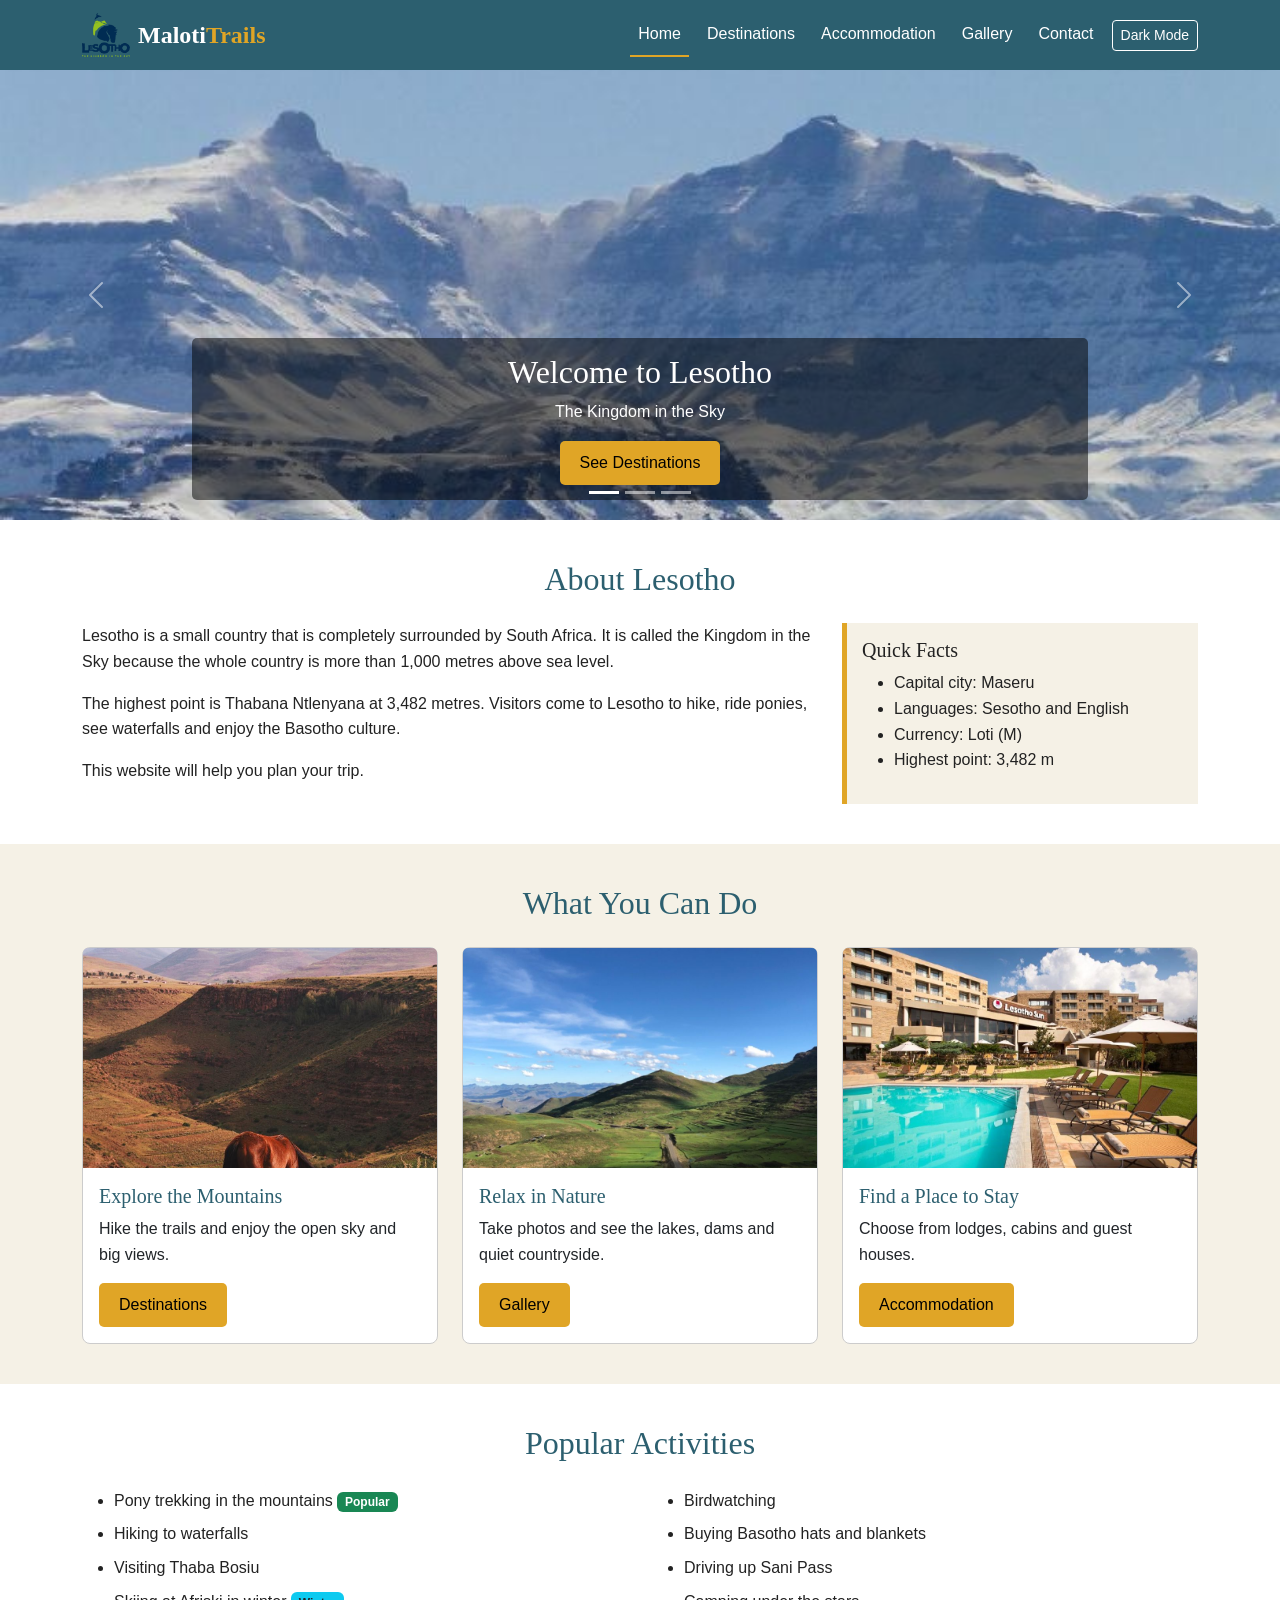
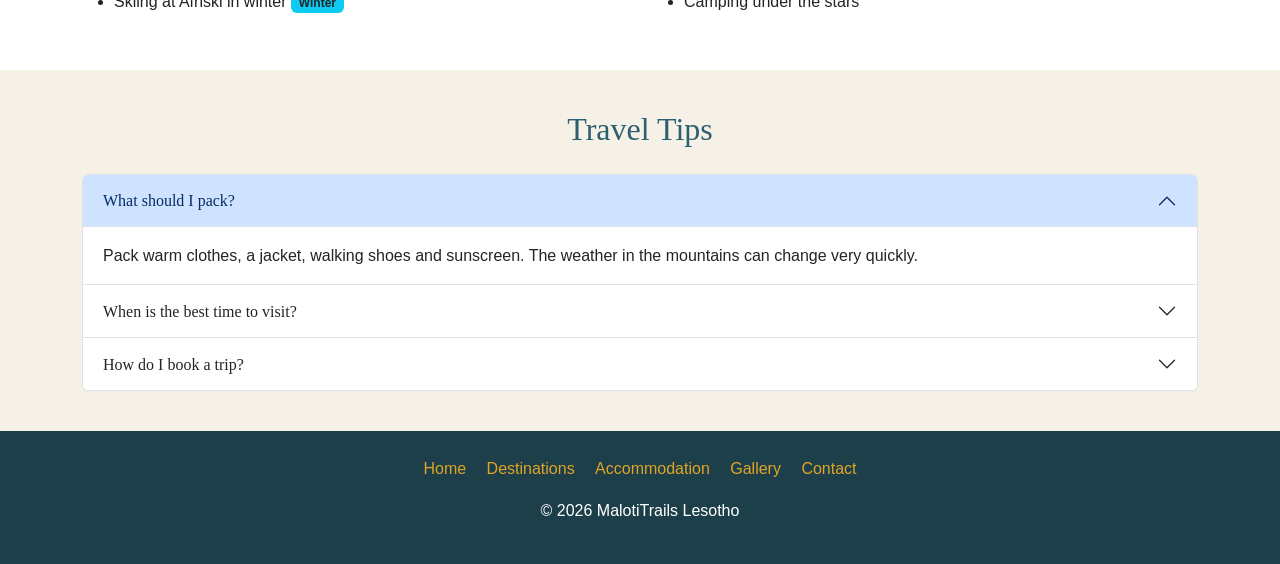
<file: index.html>
<!DOCTYPE html>
<html lang="en">
<head>
  <meta charset="UTF-8">
  <meta name="viewport" content="width=device-width, initial-scale=1.0">
  <meta name="description" content="Lesotho tourism website - destinations, accommodation, gallery and booking.">
  <title>Home | MalotiTrails Lesotho</title>
  <link rel="stylesheet" href="https://cdn.jsdelivr.net/npm/bootstrap@5.3.3/dist/css/bootstrap.min.css">
  <link rel="stylesheet" href="style.css">
</head>
<body>
  <header>
    <nav class="navbar navbar-expand-lg navbar-dark">
      <div class="container">
        <a class="navbar-brand" href="index.html"><img src="logo.png" alt="MalotiTrails logo" class="brand-logo">Maloti<span>Trails</span></a>
        <button class="navbar-toggler" type="button" data-bs-toggle="collapse" data-bs-target="#menu" aria-controls="menu" aria-expanded="false" aria-label="Toggle navigation">
          <span class="navbar-toggler-icon"></span>
        </button>
        <div class="collapse navbar-collapse" id="menu">
          <ul class="navbar-nav ms-auto">
          <li class="nav-item"><a class="nav-link active" href="index.html">Home</a></li>
          <li class="nav-item"><a class="nav-link" href="destinations.html">Destinations</a></li>
          <li class="nav-item"><a class="nav-link" href="accommodation.html">Accommodation</a></li>
          <li class="nav-item"><a class="nav-link" href="gallery.html">Gallery</a></li>
          <li class="nav-item"><a class="nav-link" href="contact.html">Contact</a></li>
          </ul>
          <button class="btn btn-sm mt-2 mt-lg-0" id="darkBtn" type="button">Dark Mode</button>
        </div>
      </div>
    </nav>
  </header>

  <main>
    <!-- carousel -->
    <section class="p-0">
      <div id="homeSlider" class="carousel slide" data-bs-ride="carousel">
        <div class="carousel-indicators">
          <button type="button" data-bs-target="#homeSlider" data-bs-slide-to="0" class="active" aria-label="Slide 1"></button>
          <button type="button" data-bs-target="#homeSlider" data-bs-slide-to="1" aria-label="Slide 2"></button>
          <button type="button" data-bs-target="#homeSlider" data-bs-slide-to="2" aria-label="Slide 3"></button>
        </div>
        <div class="carousel-inner">
          <div class="carousel-item active">
            <img src="mokhotlong.jpg" class="d-block w-100" alt="Mountains near Mokhotlong in Lesotho">
            <div class="carousel-caption">
              <h2>Welcome to Lesotho</h2>
              <p>The Kingdom in the Sky</p>
              <a href="destinations.html" class="btn btn-gold">See Destinations</a>
            </div>
          </div>
          <div class="carousel-item">
            <img src="background.jpg" class="d-block w-100" alt="Green hills and valley in Lesotho">
            <div class="carousel-caption">
              <h2>Beautiful Nature</h2>
              <p>Mountains, rivers and waterfalls</p>
            </div>
          </div>
          <div class="carousel-item">
            <img src="hero.jpg" class="d-block w-100" alt="Landscape view in Lesotho">
            <div class="carousel-caption">
              <h2>Warm Basotho Culture</h2>
              <p>Meet friendly people and learn our history</p>
            </div>
          </div>
        </div>
        <button class="carousel-control-prev" type="button" data-bs-target="#homeSlider" data-bs-slide="prev">
          <span class="carousel-control-prev-icon"></span>
          <span class="visually-hidden">Previous</span>
        </button>
        <button class="carousel-control-next" type="button" data-bs-target="#homeSlider" data-bs-slide="next">
          <span class="carousel-control-next-icon"></span>
          <span class="visually-hidden">Next</span>
        </button>
      </div>
    </section>

    <!-- about lesotho -->
    <section class="container">
      <h2 class="section-title">About Lesotho</h2>
      <div class="row">
        <article class="col-12 col-md-8">
          <p>Lesotho is a small country that is completely surrounded by South Africa. It is called the Kingdom in the Sky because the whole country is more than 1,000 metres above sea level.</p>
          <p>The highest point is Thabana Ntlenyana at 3,482 metres. Visitors come to Lesotho to hike, ride ponies, see waterfalls and enjoy the Basotho culture.</p>
          <p>This website will help you plan your trip.</p>
        </article>
        <aside class="col-12 col-md-4">
          <div class="tip-box mt-0">
            <h3 class="h5">Quick Facts</h3>
            <ul>
              <li>Capital city: Maseru</li>
              <li>Languages: Sesotho and English</li>
              <li>Currency: Loti (M)</li>
              <li>Highest point: 3,482 m</li>
            </ul>
          </div>
        </aside>
      </div>
    </section>

    <!-- 3 cards -->
    <section class="light-bg">
      <div class="container">
        <h2 class="section-title">What You Can Do</h2>
        <div class="row g-4">
          <div class="col-12 col-md-6 col-lg-4">
            <article class="card">
              <img src="outdoor.jpg" class="card-img-top" alt="High mountains in Lesotho">
              <div class="card-body">
                <h3 class="card-title h5">Explore the Mountains</h3>
                <p class="card-text">Hike the trails and enjoy the open sky and big views.</p>
                <a href="destinations.html" class="btn btn-gold">Destinations</a>
              </div>
            </article>
          </div>
          <div class="col-12 col-md-6 col-lg-4">
            <article class="card">
              <img src="peace.jpg" class="card-img-top" alt="Lake with green hills">
              <div class="card-body">
                <h3 class="card-title h5">Relax in Nature</h3>
                <p class="card-text">Take photos and see the lakes, dams and quiet countryside.</p>
                <a href="gallery.html" class="btn btn-gold">Gallery</a>
              </div>
            </article>
          </div>
          <div class="col-12 col-md-6 col-lg-4">
            <article class="card">
              <img src="avani.jpg" class="card-img-top" alt="Lodge in Lesotho">
              <div class="card-body">
                <h3 class="card-title h5">Find a Place to Stay</h3>
                <p class="card-text">Choose from lodges, cabins and guest houses.</p>
                <a href="accommodation.html" class="btn btn-gold">Accommodation</a>
              </div>
            </article>
          </div>
        </div>
      </div>
    </section>

    <!-- activities -->
    <section class="container">
      <h2 class="section-title">Popular Activities</h2>
      <div class="row">
        <div class="col-12 col-md-6">
          <ul class="activity-list">
            <li>Pony trekking in the mountains <span class="badge bg-success">Popular</span></li>
            <li>Hiking to waterfalls</li>
            <li>Visiting Thaba Bosiu</li>
            <li>Skiing at Afriski in winter <span class="badge bg-info text-dark">Winter</span></li>
          </ul>
        </div>
        <div class="col-12 col-md-6">
          <ul class="activity-list">
            <li>Birdwatching</li>
            <li>Buying Basotho hats and blankets</li>
            <li>Driving up Sani Pass</li>
            <li>Camping under the stars</li>
          </ul>
        </div>
      </div>
    </section>

    <!-- accordion -->
    <section class="light-bg">
      <div class="container">
        <h2 class="section-title">Travel Tips</h2>
        <div class="accordion" id="tipsAccordion">
          <div class="accordion-item">
            <h3 class="accordion-header">
              <button class="accordion-button" type="button" data-bs-toggle="collapse" data-bs-target="#tip1">What should I pack?</button>
            </h3>
            <div id="tip1" class="accordion-collapse collapse show" data-bs-parent="#tipsAccordion">
              <div class="accordion-body">Pack warm clothes, a jacket, walking shoes and sunscreen. The weather in the mountains can change very quickly.</div>
            </div>
          </div>
          <div class="accordion-item">
            <h3 class="accordion-header">
              <button class="accordion-button collapsed" type="button" data-bs-toggle="collapse" data-bs-target="#tip2">When is the best time to visit?</button>
            </h3>
            <div id="tip2" class="accordion-collapse collapse" data-bs-parent="#tipsAccordion">
              <div class="accordion-body">Summer (October to March) is warm and green. Winter (June to August) is cold and it can snow in the mountains.</div>
            </div>
          </div>
          <div class="accordion-item">
            <h3 class="accordion-header">
              <button class="accordion-button collapsed" type="button" data-bs-toggle="collapse" data-bs-target="#tip3">How do I book a trip?</button>
            </h3>
            <div id="tip3" class="accordion-collapse collapse" data-bs-parent="#tipsAccordion">
              <div class="accordion-body">Go to the <a href="contact.html">Contact page</a> and fill in the booking form. Note: this is a student project so no real bookings are made.</div>
            </div>
          </div>
        </div>
      </div>
    </section>
  </main>
  <footer>
    <div class="container">
      <p>
        <a href="index.html">Home</a>
        <a href="destinations.html">Destinations</a>
        <a href="accommodation.html">Accommodation</a>
        <a href="gallery.html">Gallery</a>
        <a href="contact.html">Contact</a>
      </p>
      <p>&copy; 2026 MalotiTrails Lesotho </p>
    </div>
  </footer>

  <script src="https://cdn.jsdelivr.net/npm/bootstrap@5.3.3/dist/js/bootstrap.bundle.min.js"></script>
  <script src="script.js"></script>
</body>
</html>
</file>
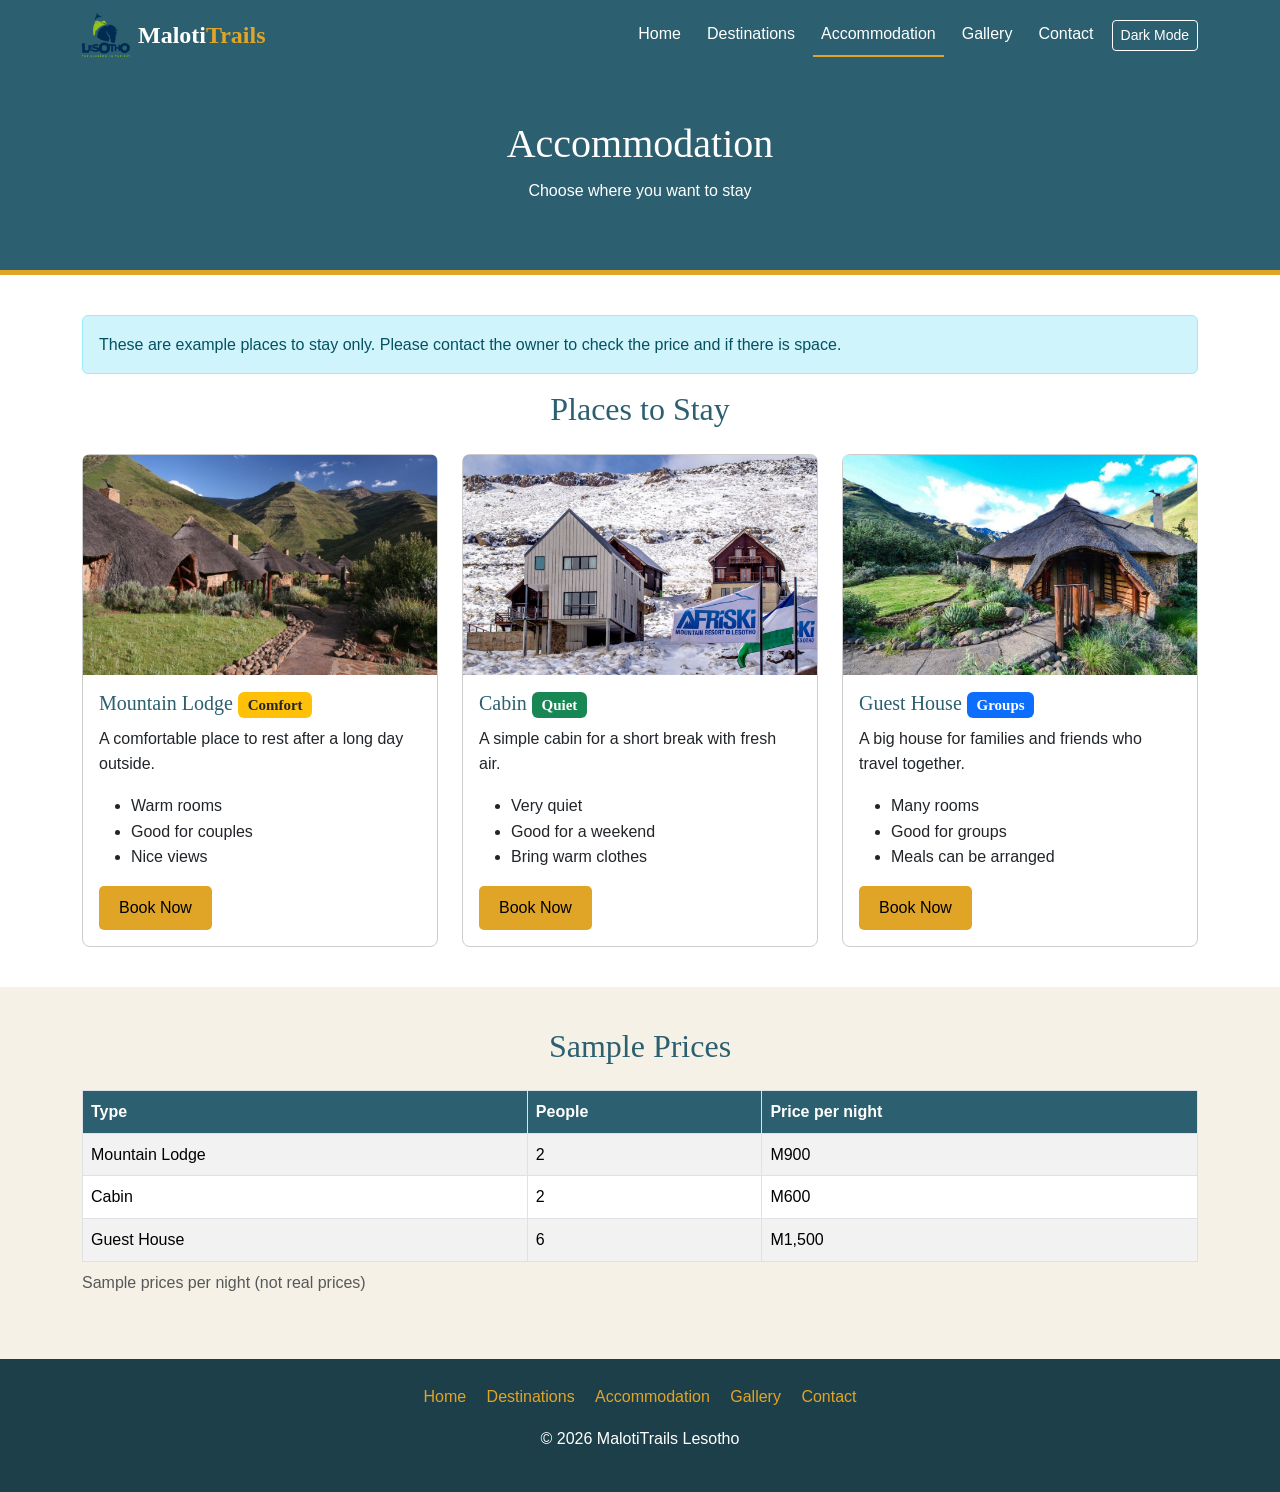
<file: accommodation.html>
<!DOCTYPE html>
<html lang="en">
<head>
  <meta charset="UTF-8">
  <meta name="viewport" content="width=device-width, initial-scale=1.0">
  <meta name="description" content="Lesotho tourism website - destinations, accommodation, gallery and booking.">
  <title>Accommodation | MalotiTrails Lesotho</title>
  <link rel="stylesheet" href="https://cdn.jsdelivr.net/npm/bootstrap@5.3.3/dist/css/bootstrap.min.css">
  <link rel="stylesheet" href="style.css">
</head>
<body>
  <header>
    <nav class="navbar navbar-expand-lg navbar-dark">
      <div class="container">
        <a class="navbar-brand" href="index.html"><img src="logo.png" alt="MalotiTrails logo" class="brand-logo">Maloti<span>Trails</span></a>
        <button class="navbar-toggler" type="button" data-bs-toggle="collapse" data-bs-target="#menu" aria-controls="menu" aria-expanded="false" aria-label="Toggle navigation">
          <span class="navbar-toggler-icon"></span>
        </button>
        <div class="collapse navbar-collapse" id="menu">
          <ul class="navbar-nav ms-auto">
          <li class="nav-item"><a class="nav-link" href="index.html">Home</a></li>
          <li class="nav-item"><a class="nav-link" href="destinations.html">Destinations</a></li>
          <li class="nav-item"><a class="nav-link active" href="accommodation.html">Accommodation</a></li>
          <li class="nav-item"><a class="nav-link" href="gallery.html">Gallery</a></li>
          <li class="nav-item"><a class="nav-link" href="contact.html">Contact</a></li>
          </ul>
          <button class="btn btn-sm mt-2 mt-lg-0" id="darkBtn" type="button">Dark Mode</button>
        </div>
      </div>
    </nav>
  </header>

  <main>
    <section class="banner">
      <h1>Accommodation</h1>
      <p>Choose where you want to stay</p>
    </section>

    <section class="container">
      <div class="alert alert-info" role="alert">
        These are example places to stay only. Please contact the owner to check the price and if there is space.
      </div>

      <h2 class="section-title">Places to Stay</h2>
      <div class="row g-4">
        <div class="col-12 col-md-6 col-lg-4">
          <article class="card">
            <img src="lodge.jpg" class="card-img-top" alt="Mountain lodge surrounded by nature">
            <div class="card-body">
              <h3 class="card-title h5">Mountain Lodge <span class="badge bg-warning text-dark">Comfort</span></h3>
              <p class="card-text">A comfortable place to rest after a long day outside.</p>
              <ul>
                <li>Warm rooms</li>
                <li>Good for couples</li>
                <li>Nice views</li>
              </ul>
              <a href="contact.html" class="btn btn-gold">Book Now</a>
            </div>
          </article>
        </div>
        <div class="col-12 col-md-6 col-lg-4">
          <article class="card">
            <img src="cabin1.jpg" class="card-img-top" alt="Small cabin in a quiet place">
            <div class="card-body">
              <h3 class="card-title h5">Cabin <span class="badge bg-success">Quiet</span></h3>
              <p class="card-text">A simple cabin for a short break with fresh air.</p>
              <ul>
                <li>Very quiet</li>
                <li>Good for a weekend</li>
                <li>Bring warm clothes</li>
              </ul>
              <a href="contact.html" class="btn btn-gold">Book Now</a>
            </div>
          </article>
        </div>
        <div class="col-12 col-md-6 col-lg-4">
          <article class="card">
            <img src="guest.jpg" class="card-img-top" alt="Guest house with a garden">
            <div class="card-body">
              <h3 class="card-title h5">Guest House <span class="badge bg-primary">Groups</span></h3>
              <p class="card-text">A big house for families and friends who travel together.</p>
              <ul>
                <li>Many rooms</li>
                <li>Good for groups</li>
                <li>Meals can be arranged</li>
              </ul>
              <a href="contact.html" class="btn btn-gold">Book Now</a>
            </div>
          </article>
        </div>
      </div>
    </section>

    <section class="light-bg">
      <div class="container">
        <h2 class="section-title">Sample Prices</h2>
        <div class="table-responsive">
          <table class="table table-bordered table-striped">
            <caption>Sample prices per night (not real prices)</caption>
            <thead>
              <tr>
                <th>Type</th>
                <th>People</th>
                <th>Price per night</th>
              </tr>
            </thead>
            <tbody>
              <tr><td>Mountain Lodge</td><td>2</td><td>M900</td></tr>
              <tr><td>Cabin</td><td>2</td><td>M600</td></tr>
              <tr><td>Guest House</td><td>6</td><td>M1,500</td></tr>
            </tbody>
          </table>
        </div>
      </div>
    </section>
  </main>
  <footer>
    <div class="container">
      <p>
        <a href="index.html">Home</a>
        <a href="destinations.html">Destinations</a>
        <a href="accommodation.html">Accommodation</a>
        <a href="gallery.html">Gallery</a>
        <a href="contact.html">Contact</a>
      </p>
      <p>&copy; 2026 MalotiTrails Lesotho</p>
    </div>
  </footer>

  <script src="https://cdn.jsdelivr.net/npm/bootstrap@5.3.3/dist/js/bootstrap.bundle.min.js"></script>
  <script src="script.js"></script>
</body>
</html>
</file>
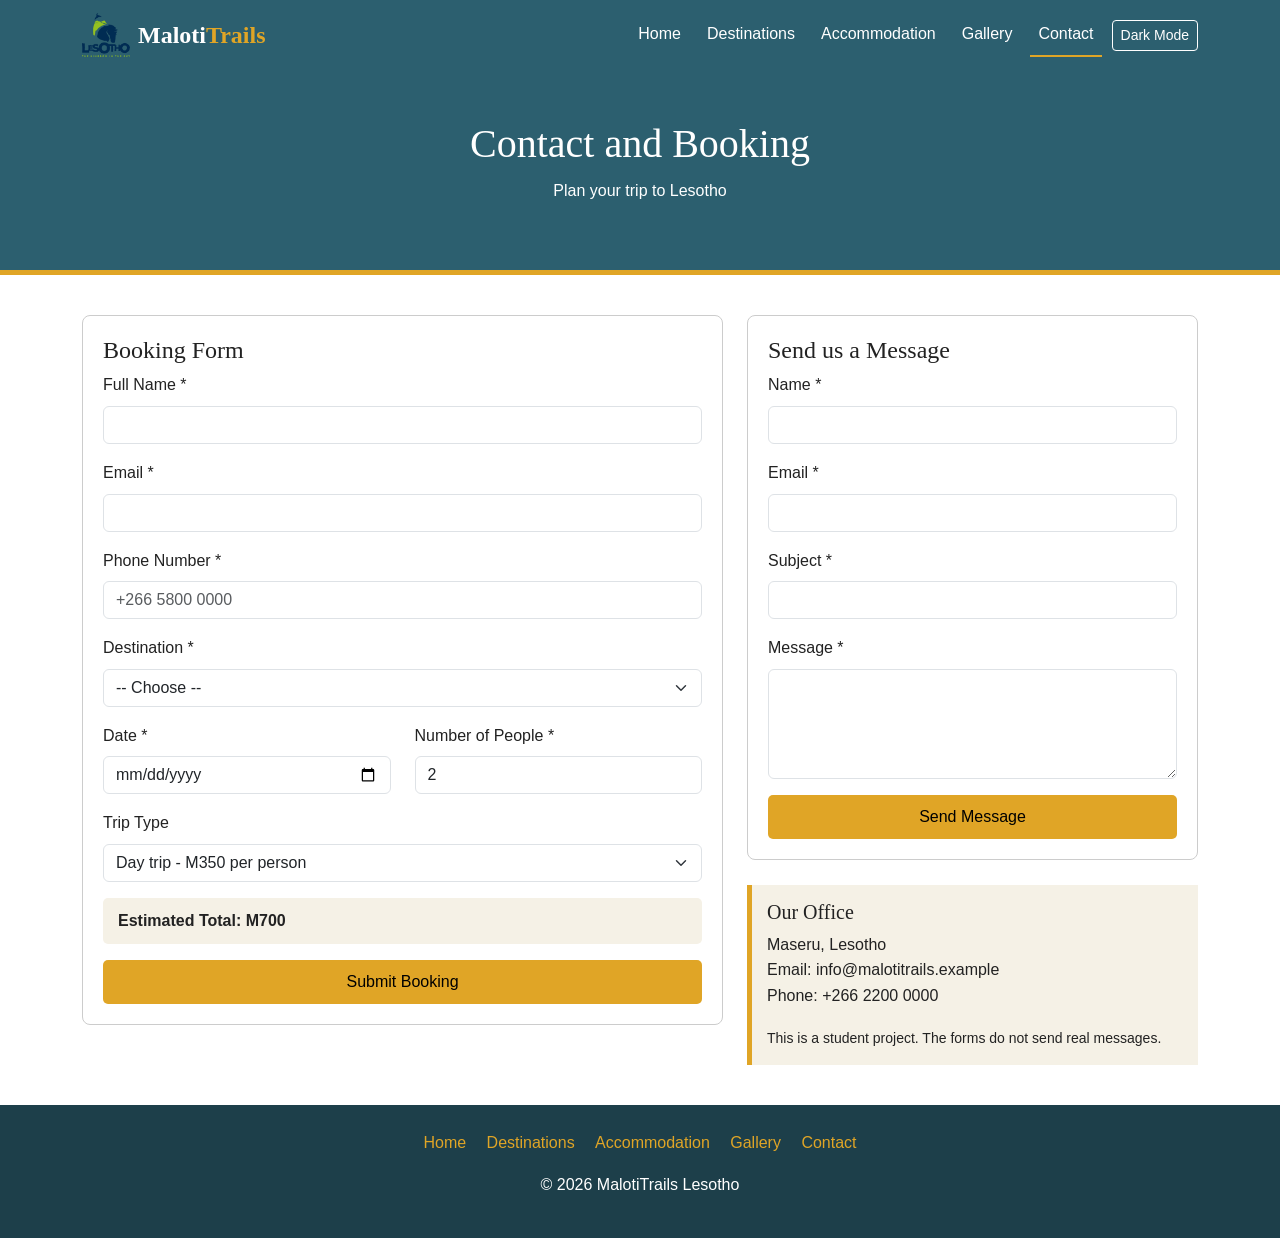
<file: contact.html>
<!DOCTYPE html>
<html lang="en">
<head>
  <meta charset="UTF-8">
  <meta name="viewport" content="width=device-width, initial-scale=1.0">
  <meta name="description" content="Lesotho tourism website - destinations, accommodation, gallery and booking.">
  <title>Contact | MalotiTrails Lesotho</title>
  <link rel="stylesheet" href="https://cdn.jsdelivr.net/npm/bootstrap@5.3.3/dist/css/bootstrap.min.css">
  <link rel="stylesheet" href="style.css">
</head>
<body>
  <header>
    <nav class="navbar navbar-expand-lg navbar-dark">
      <div class="container">
        <a class="navbar-brand" href="index.html"><img src="logo.png" alt="MalotiTrails logo" class="brand-logo">Maloti<span>Trails</span></a>
        <button class="navbar-toggler" type="button" data-bs-toggle="collapse" data-bs-target="#menu" aria-controls="menu" aria-expanded="false" aria-label="Toggle navigation">
          <span class="navbar-toggler-icon"></span>
        </button>
        <div class="collapse navbar-collapse" id="menu">
          <ul class="navbar-nav ms-auto">
          <li class="nav-item"><a class="nav-link" href="index.html">Home</a></li>
          <li class="nav-item"><a class="nav-link" href="destinations.html">Destinations</a></li>
          <li class="nav-item"><a class="nav-link" href="accommodation.html">Accommodation</a></li>
          <li class="nav-item"><a class="nav-link" href="gallery.html">Gallery</a></li>
          <li class="nav-item"><a class="nav-link active" href="contact.html">Contact</a></li>
          </ul>
          <button class="btn btn-sm mt-2 mt-lg-0" id="darkBtn" type="button">Dark Mode</button>
        </div>
      </div>
    </nav>
  </header>

  <main>
    <section class="banner">
      <h1>Contact and Booking</h1>
      <p>Plan your trip to Lesotho</p>
    </section>

    <section class="container">
      <div class="row">
        <!-- booking form -->
        <div class="col-12 col-lg-7">
          <div class="alert alert-success d-none" id="welcomeMsg"></div>

          <div class="form-box">
            <h2 class="h4">Booking Form</h2>
            <form id="bookingForm" novalidate>
              <div class="mb-3">
                <label for="fullName" class="form-label">Full Name *</label>
                <input type="text" class="form-control" id="fullName" name="fullName" required minlength="2">
                <div class="invalid-feedback"></div>
              </div>
              <div class="mb-3">
                <label for="email" class="form-label">Email *</label>
                <input type="email" class="form-control" id="email" name="email" required>
                <div class="invalid-feedback"></div>
              </div>
              <div class="mb-3">
                <label for="phone" class="form-label">Phone Number *</label>
                <input type="tel" class="form-control" id="phone" name="phone" placeholder="+266 5800 0000" required>
                <div class="invalid-feedback"></div>
              </div>
              <div class="mb-3">
                <label for="destination" class="form-label">Destination *</label>
                <select class="form-select" id="destination" name="destination" required>
                  <option value="">-- Choose --</option>
                  <option>Maletsunyane Falls</option>
                  <option>Katse Dam</option>
                  <option>Sani Pass</option>
                  <option>Thaba Bosiu</option>
                </select>
                <div class="invalid-feedback"></div>
              </div>
              <div class="row">
                <div class="col-12 col-md-6 mb-3">
                  <label for="date" class="form-label">Date *</label>
                  <input type="date" class="form-control" id="date" name="date" required>
                  <div class="invalid-feedback"></div>
                </div>
                <div class="col-12 col-md-6 mb-3">
                  <label for="people" class="form-label">Number of People *</label>
                  <input type="number" class="form-control" id="people" name="people" min="1" max="30" value="2" required>
                  <div class="invalid-feedback"></div>
                </div>
              </div>
              <div class="mb-3">
                <label for="tripType" class="form-label">Trip Type</label>
                <select class="form-select" id="tripType" name="tripType">
                  <option value="350">Day trip - M350 per person</option>
                  <option value="700">Adventure day - M700 per person</option>
                  <option value="1200">Overnight trip - M1200 per person</option>
                </select>
              </div>
              <p class="total-box">Estimated Total: <span id="totalCost">M0</span></p>
              <button type="submit" class="btn btn-gold w-100">Submit Booking</button>
              <div class="alert alert-success d-none mt-3" id="bookingSuccess" role="alert"></div>
            </form>
          </div>
        </div>

        <!-- contact form and info -->
        <div class="col-12 col-lg-5">
          <div class="form-box">
            <h2 class="h4">Send us a Message</h2>
            <form id="contactForm" novalidate>
              <div class="mb-3">
                <label for="cName" class="form-label">Name *</label>
                <input type="text" class="form-control" id="cName" required>
                <div class="invalid-feedback"></div>
              </div>
              <div class="mb-3">
                <label for="cEmail" class="form-label">Email *</label>
                <input type="email" class="form-control" id="cEmail" required>
                <div class="invalid-feedback"></div>
              </div>
              <div class="mb-3">
                <label for="cSubject" class="form-label">Subject *</label>
                <input type="text" class="form-control" id="cSubject" required>
                <div class="invalid-feedback"></div>
              </div>
              <div class="mb-3">
                <label for="cMessage" class="form-label">Message *</label>
                <textarea class="form-control" id="cMessage" rows="4" required></textarea>
                <div class="invalid-feedback"></div>
              </div>
              <button type="submit" class="btn btn-gold w-100">Send Message</button>
              <div class="alert alert-success d-none mt-3" id="contactSuccess" role="alert"></div>
            </form>
          </div>

          <aside class="tip-box mt-0">
            <h3 class="h5">Our Office</h3>
            <p>Maseru, Lesotho<br>Email: info@malotitrails.example<br>Phone: +266 2200 0000</p>
            <p class="mb-0"><small>This is a student project. The forms do not send real messages.</small></p>
          </aside>
        </div>
      </div>
    </section>
  </main>
  <footer>
    <div class="container">
      <p>
        <a href="index.html">Home</a>
        <a href="destinations.html">Destinations</a>
        <a href="accommodation.html">Accommodation</a>
        <a href="gallery.html">Gallery</a>
        <a href="contact.html">Contact</a>
      </p>
      <p>&copy; 2026 MalotiTrails Lesotho</p>
    </div>
  </footer>

  <script src="https://cdn.jsdelivr.net/npm/bootstrap@5.3.3/dist/js/bootstrap.bundle.min.js"></script>
  <script src="script.js"></script>
</body>
</html>
</file>
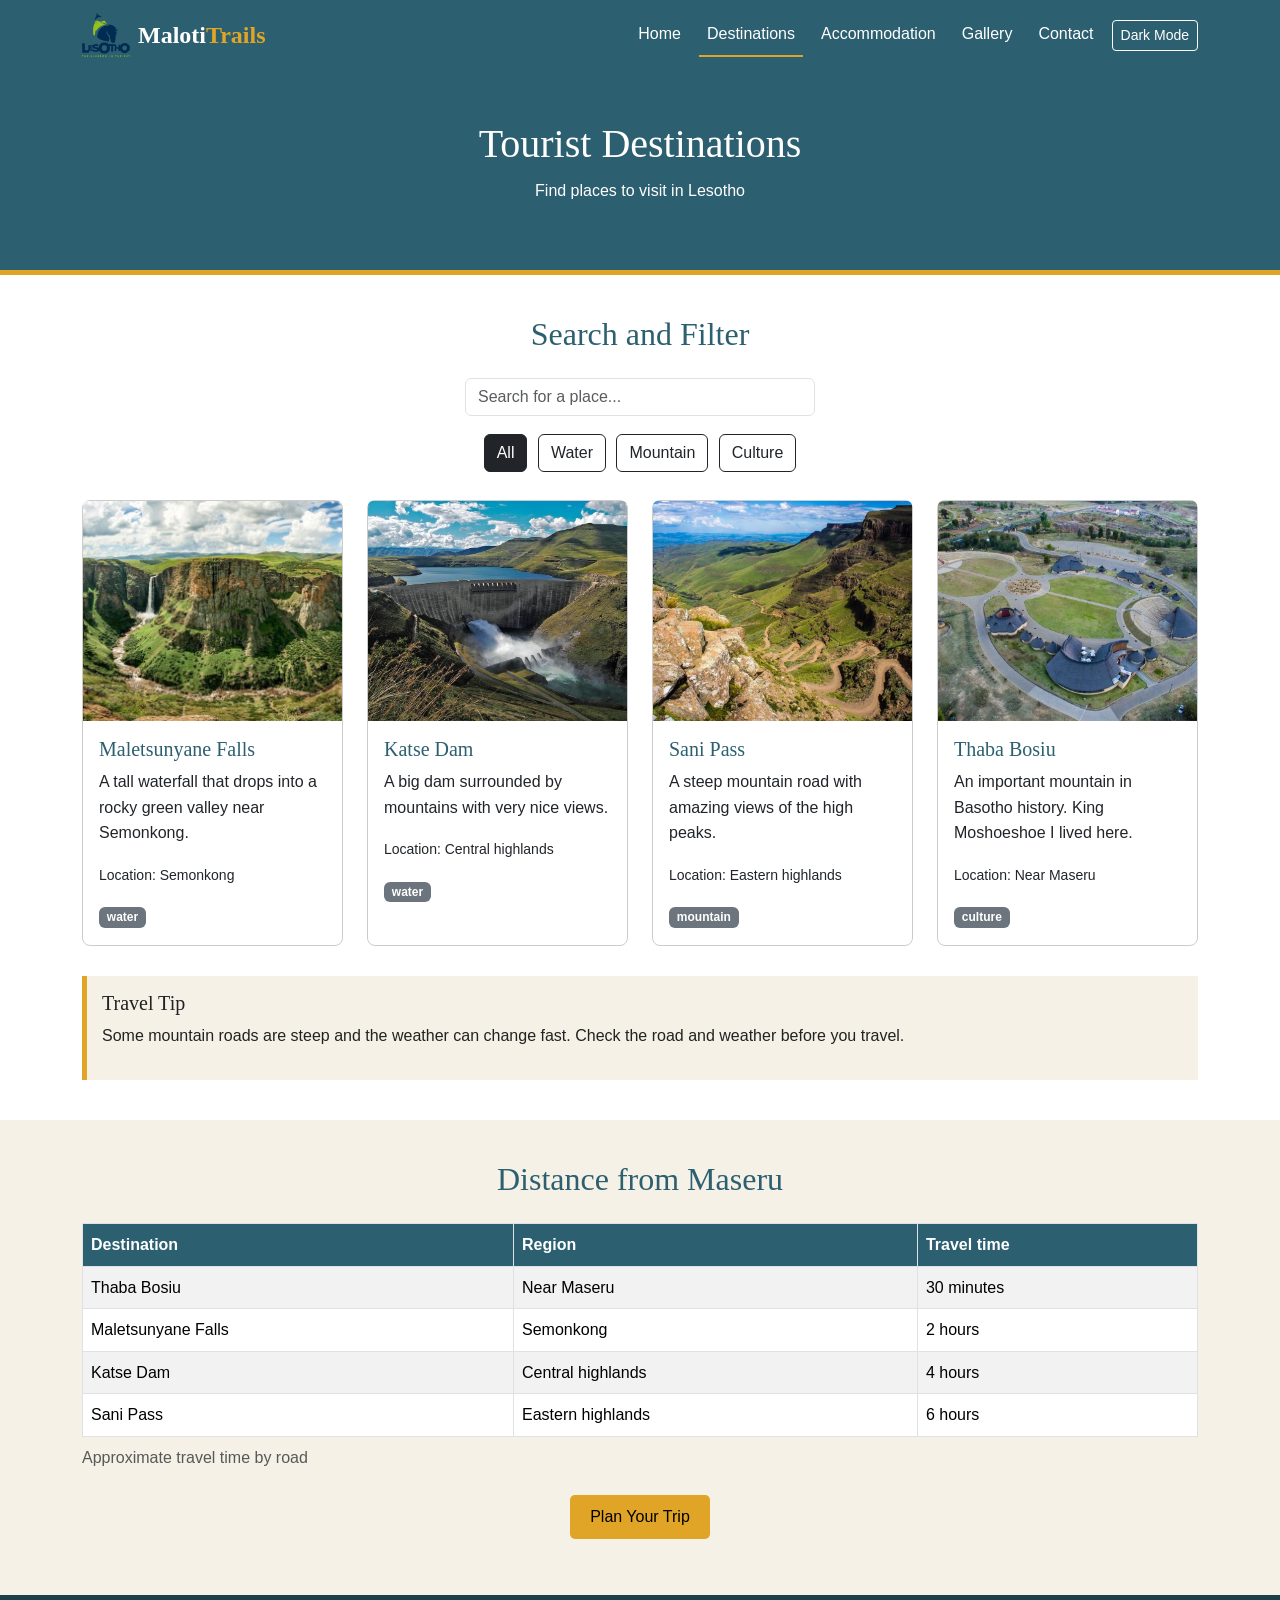
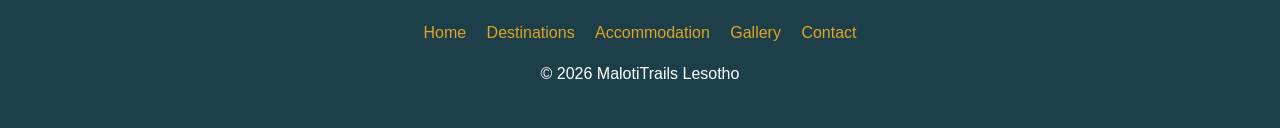
<file: destinations.html>
<!DOCTYPE html>
<html lang="en">
<head>
  <meta charset="UTF-8">
  <meta name="viewport" content="width=device-width, initial-scale=1.0">
  <meta name="description" content="Lesotho tourism website - destinations, accommodation, gallery and booking.">
  <title>Destinations | MalotiTrails Lesotho</title>
  <link rel="stylesheet" href="https://cdn.jsdelivr.net/npm/bootstrap@5.3.3/dist/css/bootstrap.min.css">
  <link rel="stylesheet" href="style.css">
</head>
<body>
  <header>
    <nav class="navbar navbar-expand-lg navbar-dark">
      <div class="container">
        <a class="navbar-brand" href="index.html"><img src="logo.png" alt="MalotiTrails logo" class="brand-logo">Maloti<span>Trails</span></a>
        <button class="navbar-toggler" type="button" data-bs-toggle="collapse" data-bs-target="#menu" aria-controls="menu" aria-expanded="false" aria-label="Toggle navigation">
          <span class="navbar-toggler-icon"></span>
        </button>
        <div class="collapse navbar-collapse" id="menu">
          <ul class="navbar-nav ms-auto">
          <li class="nav-item"><a class="nav-link" href="index.html">Home</a></li>
          <li class="nav-item"><a class="nav-link active" href="destinations.html">Destinations</a></li>
          <li class="nav-item"><a class="nav-link" href="accommodation.html">Accommodation</a></li>
          <li class="nav-item"><a class="nav-link" href="gallery.html">Gallery</a></li>
          <li class="nav-item"><a class="nav-link" href="contact.html">Contact</a></li>
          </ul>
          <button class="btn btn-sm mt-2 mt-lg-0" id="darkBtn" type="button">Dark Mode</button>
        </div>
      </div>
    </nav>
  </header>

  <main>
    <section class="banner">
      <h1>Tourist Destinations</h1>
      <p>Find places to visit in Lesotho</p>
    </section>

    <section class="container">
      <h2 class="section-title">Search and Filter</h2>

      <label for="searchBox" class="visually-hidden">Search destinations</label>
      <input type="search" id="searchBox" class="form-control search-box" placeholder="Search for a place...">

      <div class="filter-area">
        <button type="button" class="btn btn-dark" data-cat="all">All</button>
        <button type="button" class="btn btn-outline-dark" data-cat="water">Water</button>
        <button type="button" class="btn btn-outline-dark" data-cat="mountain">Mountain</button>
        <button type="button" class="btn btn-outline-dark" data-cat="culture">Culture</button>
      </div>

      <!-- the cards are added here by JavaScript -->
      <div class="row g-4" id="destGrid"></div>

      <div class="alert alert-warning d-none mt-3" id="noResult" role="alert">
        No destinations found. Try a different word.
      </div>

      <aside class="tip-box">
        <h3 class="h5">Travel Tip</h3>
        <p>Some mountain roads are steep and the weather can change fast. Check the road and weather before you travel.</p>
      </aside>
    </section>

    <section class="light-bg">
      <div class="container">
        <h2 class="section-title">Distance from Maseru</h2>
        <div class="table-responsive">
          <table class="table table-bordered table-striped">
            <caption>Approximate travel time by road</caption>
            <thead>
              <tr>
                <th>Destination</th>
                <th>Region</th>
                <th>Travel time</th>
              </tr>
            </thead>
            <tbody>
              <tr><td>Thaba Bosiu</td><td>Near Maseru</td><td>30 minutes</td></tr>
              <tr><td>Maletsunyane Falls</td><td>Semonkong</td><td>2 hours</td></tr>
              <tr><td>Katse Dam</td><td>Central highlands</td><td>4 hours</td></tr>
              <tr><td>Sani Pass</td><td>Eastern highlands</td><td>6 hours</td></tr>
            </tbody>
          </table>
        </div>
        <p class="text-center"><a href="contact.html" class="btn btn-gold">Plan Your Trip</a></p>
      </div>
    </section>
  </main>
  <footer>
    <div class="container">
      <p>
        <a href="index.html">Home</a>
        <a href="destinations.html">Destinations</a>
        <a href="accommodation.html">Accommodation</a>
        <a href="gallery.html">Gallery</a>
        <a href="contact.html">Contact</a>
      </p>
      <p>&copy; 2026 MalotiTrails Lesotho</p>
    </div>
  </footer>

  <script src="https://cdn.jsdelivr.net/npm/bootstrap@5.3.3/dist/js/bootstrap.bundle.min.js"></script>
  <script src="script.js"></script>
</body>
</html>
</file>
<file: style.css>
/* style.css - MalotiTrails Lesotho Tourism Website
   Web Design 1 - Assignment 2
   Colours: dark teal (#2c5f6f), gold (#e0a526), light beige (#f5f1e6) */

body {
  font-family: Arial, Helvetica, sans-serif;
  background-color: #ffffff;
  color: #222222;
  line-height: 1.6;
}

h1, h2, h3 {
  font-family: Georgia, "Times New Roman", serif;
}

/* ---------- navbar ---------- */
.navbar {
  background-color: #2c5f6f;
}

.navbar-brand {
  font-family: Georgia, serif;
  font-weight: bold;
  font-size: 24px;
  color: #ffffff;
}

.navbar-brand span {
  color: #e0a526;
}

.nav-link {
  color: #ffffff;
  margin-left: 10px;
}

.nav-link:hover {
  color: #e0a526;
}

.nav-link.active {
  color: #e0a526;
  border-bottom: 2px solid #e0a526;
}

#darkBtn {
  border: 1px solid #ffffff;
  color: #ffffff;
  margin-left: 10px;
}

#darkBtn:hover {
  background-color: #e0a526;
  color: #000000;
}

/* ---------- page banner (top of inner pages) ---------- */
.banner {
  background-color: #2c5f6f;
  color: #ffffff;
  text-align: center;
  padding: 50px 15px;
  border-bottom: 5px solid #e0a526;
}

.banner h1 {
  font-size: 40px;
  margin-bottom: 10px;
}

/* ---------- carousel ---------- */
.carousel-item img {
  height: 450px;
  object-fit: cover;
}

.carousel-caption {
  background-color: rgba(0, 0, 0, 0.5);
  border-radius: 5px;
  padding: 15px;
}

/* ---------- sections ---------- */
section {
  padding: 40px 0;
}

.light-bg {
  background-color: #f5f1e6;
}

.section-title {
  text-align: center;
  color: #2c5f6f;
  margin-bottom: 25px;
}

/* ---------- buttons ---------- */
.btn-gold {
  background-color: #e0a526;
  color: #000000;
  border: none;
  padding: 10px 20px;
  border-radius: 5px;
  transition: background-color 0.3s;
}

.btn-gold:hover {
  background-color: #2c5f6f;
  color: #ffffff;
}

/* ---------- cards ---------- */
.card {
  border: 1px solid #cccccc;
  border-radius: 8px;
  height: 100%;
  transition: transform 0.3s, box-shadow 0.3s;
}

.card:hover {
  transform: translateY(-5px);
  box-shadow: 0 4px 12px rgba(0, 0, 0, 0.25);
}

.card img {
  height: 220px;
  object-fit: cover;
}

.card-title {
  color: #2c5f6f;
}

/* ---------- activities list ---------- */
.activity-list li {
  margin-bottom: 8px;
}

/* ---------- destinations page ---------- */
.search-box {
  max-width: 350px;
  margin: 0 auto 15px auto;
}

.filter-area {
  text-align: center;
  margin-bottom: 25px;
}

.filter-area button {
  margin: 3px;
}

.tip-box {
  background-color: #f5f1e6;
  border-left: 5px solid #e0a526;
  padding: 15px;
  margin-top: 30px;
}

/* ---------- table ---------- */
table {
  background-color: #ffffff;
}

th {
  background-color: #2c5f6f !important;
  color: #ffffff !important;
}

/* ---------- gallery ---------- */
.gallery-img {
  width: 100%;
  height: 220px;
  object-fit: cover;
  border: 3px solid #ffffff;
  border-radius: 5px;
  cursor: pointer;
  transition: transform 0.3s;
}

.gallery-img:hover {
  transform: scale(1.05);
}

#modalImage {
  width: 100%;
  max-height: 450px;
  object-fit: contain;
}

/* ---------- forms ---------- */
.form-box {
  border: 1px solid #cccccc;
  border-radius: 8px;
  padding: 20px;
  margin-bottom: 25px;
  background-color: #ffffff;
}

.total-box {
  background-color: #f5f1e6;
  padding: 10px 15px;
  border-radius: 5px;
  font-weight: bold;
}

/* ---------- footer ---------- */
footer {
  background-color: #1d3f4a;
  color: #ffffff;
  padding: 25px 0;
  text-align: center;
}

footer a {
  color: #e0a526;
  margin: 0 8px;
  text-decoration: none;
}

footer a:hover {
  text-decoration: underline;
}

/* ---------- dark mode ---------- */
body.dark {
  background-color: #1e2a2e;
  color: #eeeeee;
}

body.dark .light-bg {
  background-color: #28383d;
}

body.dark .card,
body.dark .form-box,
body.dark .tip-box,
body.dark .total-box,
body.dark table {
  background-color: #2f4247;
  color: #eeeeee;
}

body.dark .section-title,
body.dark .card-title {
  color: #e0a526;
}

body.dark .form-control,
body.dark .form-select {
  background-color: #3a4f55;
  color: #ffffff;
}

body.dark .accordion-item,
body.dark .accordion-button {
  background-color: #2f4247;
  color: #eeeeee;
}

body.dark td {
  color: #eeeeee;
}

/* ---------- responsive (media queries) ---------- */
@media (max-width: 768px) {
  .banner h1 {
    font-size: 28px;
  }

  .carousel-item img {
    height: 280px;
  }

  .carousel-caption h2 {
    font-size: 20px;
  }

  .carousel-caption p {
    display: none;
  }
}

@media (min-width: 1400px) {
  .container {
    max-width: 1200px;
  }
}


/* Logo beside the MalotiTrails name */
.navbar-brand {
  display: inline-flex;
  align-items: center;
}

.brand-logo {
  width: 48px;
  height: 44px;
  object-fit: contain;
  margin-right: 8px;
}
</file>
